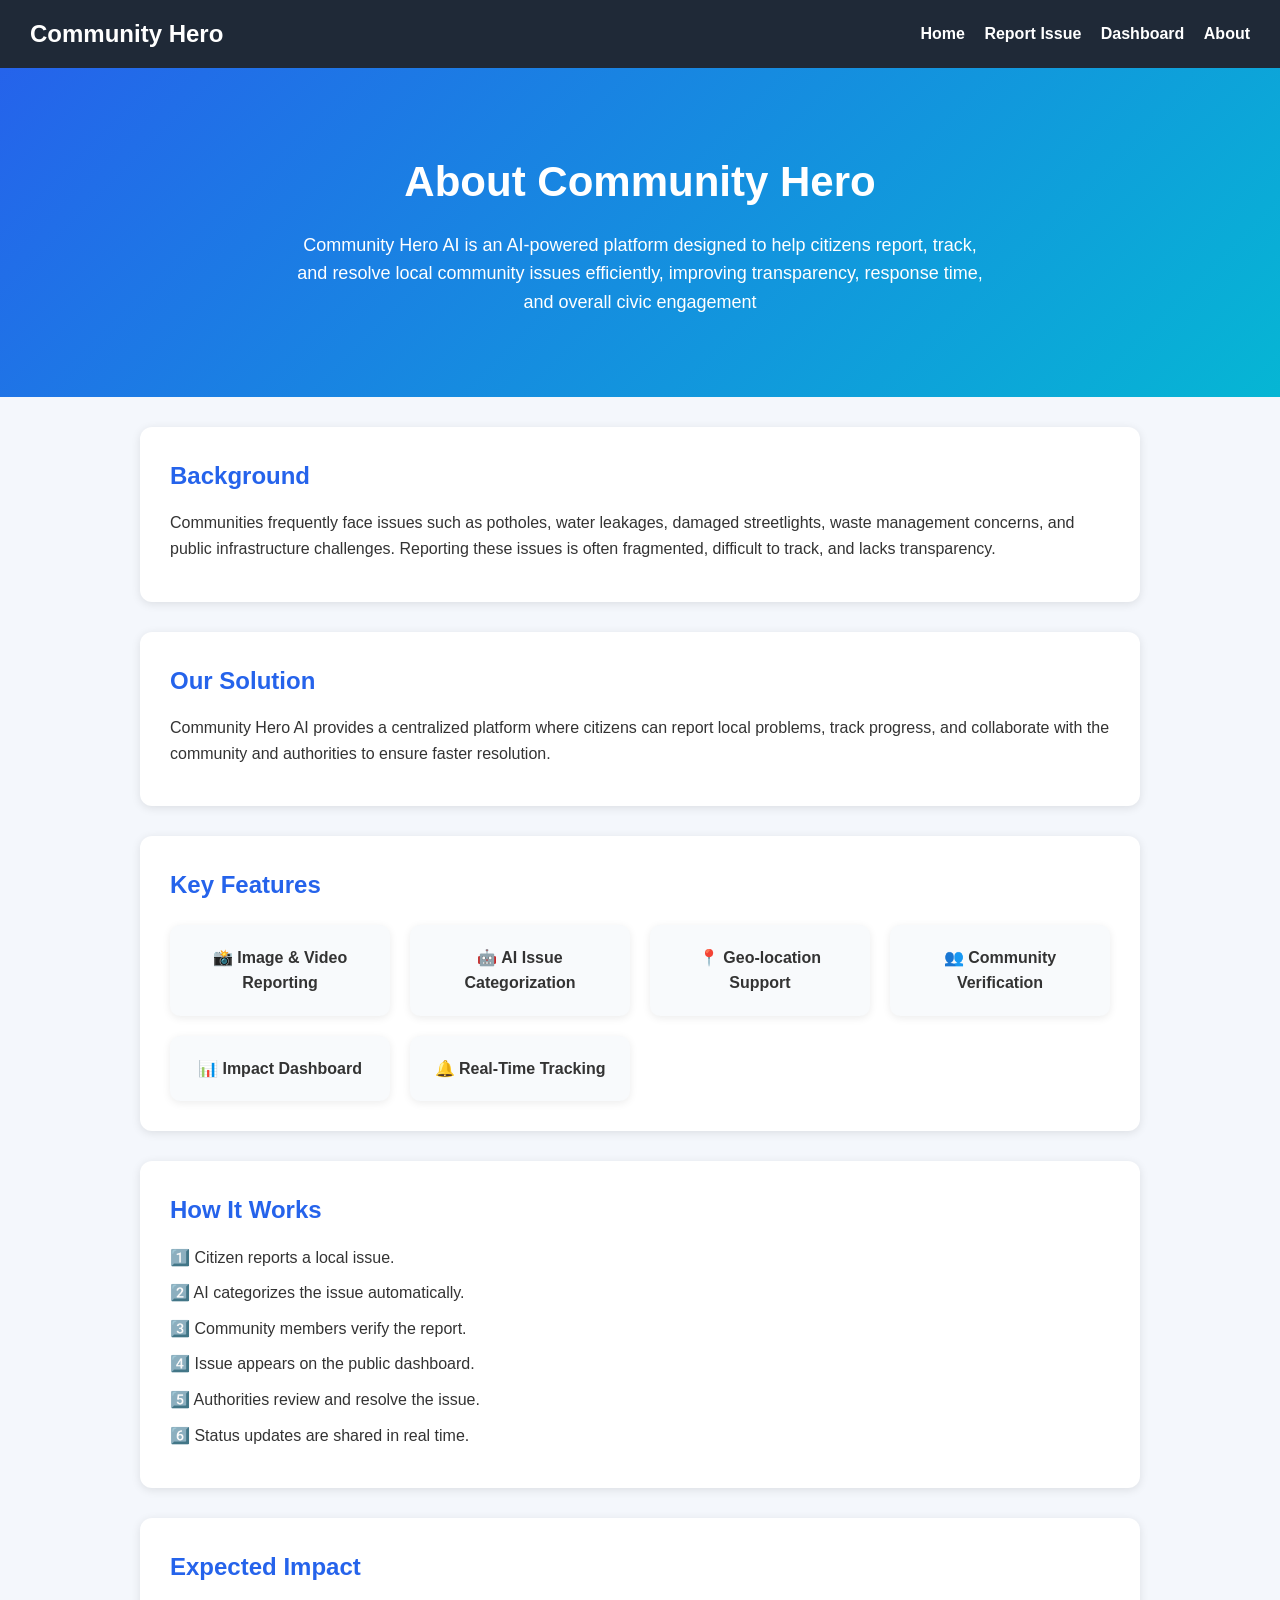
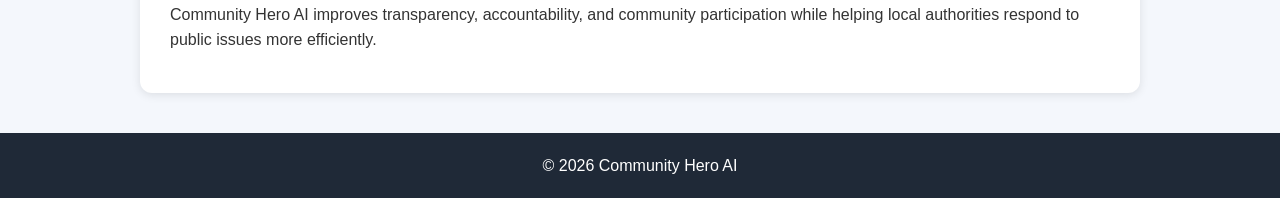
<file: templates/about.html>
<!DOCTYPE html>
<html lang="en">
<head>
    <meta charset="UTF-8">
    <meta name="viewport" content="width=device-width, initial-scale=1.0">
    <title>About - Community Hero AI</title>

    <link rel="stylesheet" href="../static/css/about.css">
</head>
<body>

    <!-- NAVBAR -->
    <nav>
        <h2>Community Hero </h2>

        <div class="nav-links">
            <a href="/">Home</a>
            <a href="#" onclick="checkLoginAccess('/report')">Report Issue</a>
            <a href="#" onclick="checkLoginAccess('/dashboard')">Dashboard</a>
            <a href="#" onclick="checkLoginAccess('/about')">About</a>
        </div>
    </nav>

    <!-- HERO SECTION -->
    <section class="hero">

        <h1>About Community Hero </h1>

        <p>
            Community Hero AI is an AI-powered platform designed to help citizens report, track, and resolve local community issues efficiently, improving transparency, response time, and overall civic engagement
        </p>

    </section>

    <!-- BACKGROUND -->
    <section class="about-section">

        <h2>Background</h2>

        <p>
            Communities frequently face issues such as potholes,
            water leakages, damaged streetlights, waste management concerns,
            and public infrastructure challenges.
            Reporting these issues is often fragmented, difficult to track,
            and lacks transparency.
        </p>

    </section>

    <!-- SOLUTION -->
    <section class="about-section">

        <h2>Our Solution</h2>

        <p>
            Community Hero AI provides a centralized platform where citizens
            can report local problems, track progress, and collaborate with
            the community and authorities to ensure faster resolution.
        </p>

    </section>

    <!-- FEATURES -->
    <section class="about-section">

        <h2>Key Features</h2>

        <div class="grid">

            <div class="card">
                📸 Image & Video Reporting
            </div>

            <div class="card">
                🤖 AI Issue Categorization
            </div>

            <div class="card">
                📍 Geo-location Support
            </div>

            <div class="card">
                👥 Community Verification
            </div>

            <div class="card">
                📊 Impact Dashboard
            </div>

            <div class="card">
                🔔 Real-Time Tracking
            </div>

        </div>

    </section>

    <!-- HOW IT WORKS -->
    <section class="about-section">

        <h2>How It Works</h2>

        <p>1️⃣ Citizen reports a local issue.</p>
        <p>2️⃣ AI categorizes the issue automatically.</p>
        <p>3️⃣ Community members verify the report.</p>
        <p>4️⃣ Issue appears on the public dashboard.</p>
        <p>5️⃣ Authorities review and resolve the issue.</p>
        <p>6️⃣ Status updates are shared in real time.</p>

    </section>

    <!-- IMPACT -->
    <section class="about-section">

        <h2>Expected Impact</h2>

        <p>
            Community Hero AI improves transparency, accountability,
            and community participation while helping local authorities
            respond to public issues more efficiently.
        </p>

    </section>

    <!-- FOOTER -->
    <footer>
        <p>© 2026 Community Hero AI</p>
    </footer>
<script>
    const params = new URLSearchParams(window.location.search);

    if (params.get("login_required") === "1") {
        alert("Login required");
    }
</script>
<script src="../static/js/about.js"></script>
</body>
</html>
</file>
<file: static/css/about.css>
/* RESET */
*{
    margin:0;
    padding:0;
    box-sizing:border-box;
    font-family:Arial, sans-serif;
}

body{
    background:#f4f7fc;
    color:#333;
    line-height:1.6;
}

/* NAVBAR */
nav{
    background:#1f2937;
    color:white;
    padding:15px 30px;
    display:flex;
    justify-content:space-between;
    align-items:center;
    position:sticky;
    top:0;
    z-index:1000;
}

.nav-links a{
    color:white;
    text-decoration:none;
    margin-left:15px;
    font-weight:bold;
}

.nav-links a:hover{
    color:#38bdf8;
}

/* HERO */
.hero{
    text-align:center;
    padding:80px 20px;
    background:linear-gradient(135deg,#2563eb,#06b6d4);
    color:white;
}

.hero h1{
    font-size:42px;
    margin-bottom:15px;
}

.hero p{
    font-size:18px;
    max-width:700px;
    margin:auto;
}

/* SECTION */
.about-section{
    width:90%;
    max-width:1000px;
    margin:30px auto;
    background:white;
    padding:30px;
    border-radius:12px;
    box-shadow:0 2px 10px rgba(0,0,0,0.1);
}

.about-section h2{
    color:#2563eb;
    margin-bottom:15px;
}

.about-section p{
    margin-bottom:10px;
}

/* GRID */
.grid{
    display:grid;
    grid-template-columns:repeat(auto-fit,minmax(220px,1fr));
    gap:20px;
    margin-top:20px;
}

/* CARD */
.card{
    background:#f8fafc;
    padding:20px;
    text-align:center;
    border-radius:10px;
    box-shadow:0 2px 8px rgba(0,0,0,0.08);
    font-weight:bold;
    transition: all 0.3s ease;
}

.card:hover{
    transform:translateY(-5px);
    
}

/* FOOTER */
footer{
    text-align:center;
    background:#1f2937;
    color:white;
    padding:20px;
    margin-top:40px;
}

/* RESPONSIVE */
@media(max-width:768px){

    nav{
        flex-direction:column;
        align-items:center;
        gap:10px;
    }

    .nav-links{
        display:flex;
        flex-wrap:wrap;
        justify-content:center;
        gap:10px;
    }

    .nav-links a{
        margin-left:0;
    }

    .hero h1{
        font-size:32px;
    }

    .hero p{
        font-size:16px;
    }

    .about-section{
        width:95%;
        padding:20px;
    }
}
html,
body{
    width:100%;
    overflow-x:hidden;
}
</file>
